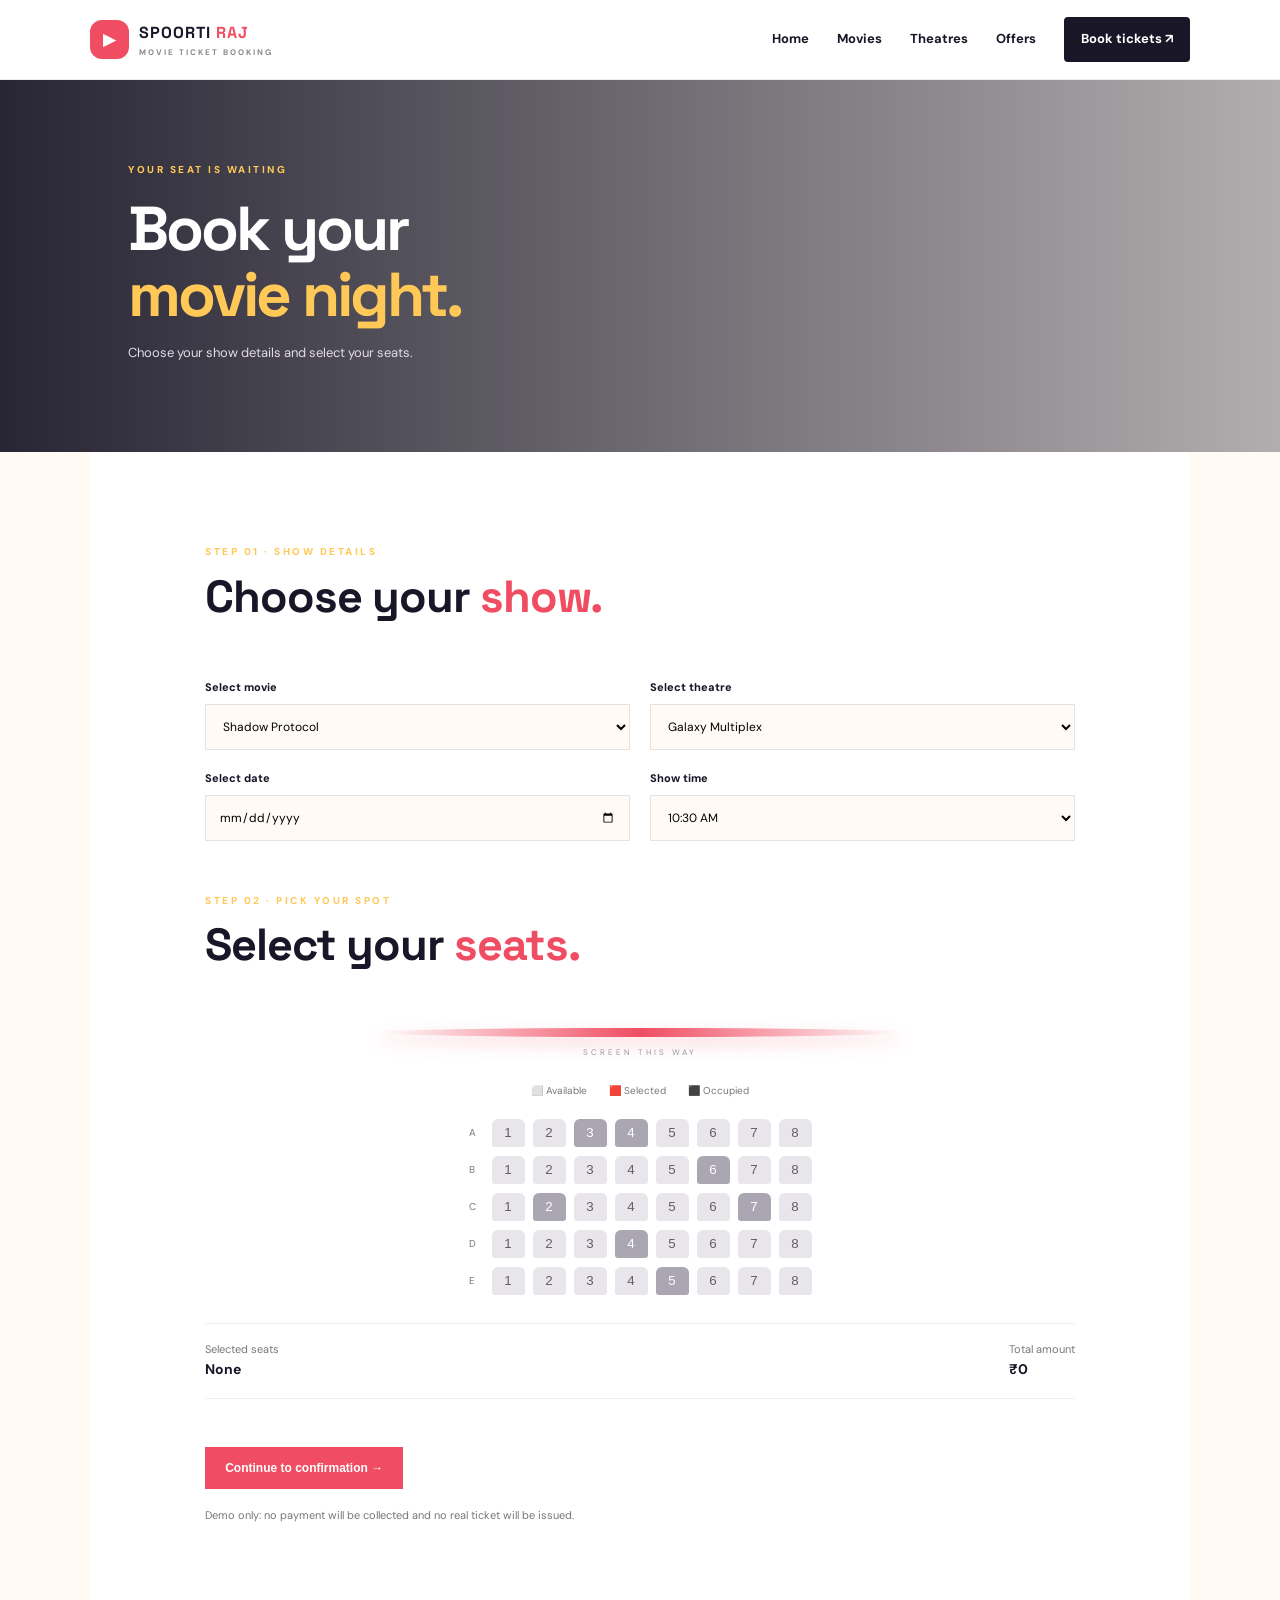
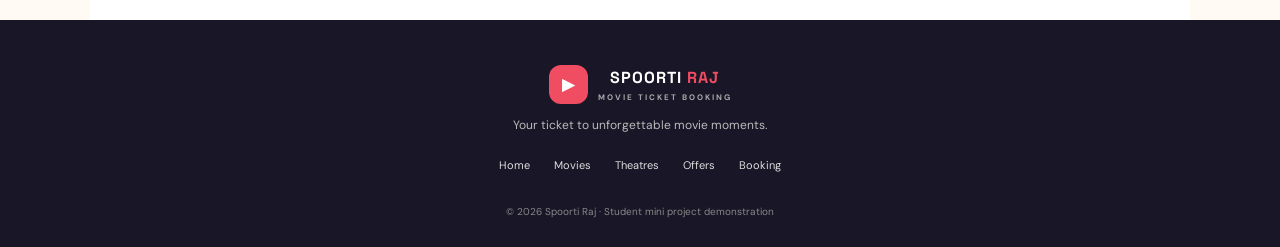
<file: booking.html>
<!DOCTYPE html><html lang="en"><head><meta charset="UTF-8"><meta name="viewport" content="width=device-width, initial-scale=1.0"><title>Book Tickets | Spoorti Raj</title><link href="https://fonts.googleapis.com/css2?family=DM+Sans:wght@400;500;600;700;800&family=Space+Grotesk:wght@500;600;700&display=swap" rel="stylesheet"><link rel="stylesheet" href="css/style.css"></head><body><header class="header"><a class="logo" href="index.html"><b>▶</b><span>SPOORTI <span>RAJ</span><small>MOVIE TICKET BOOKING</small></span></a><button class="menu-toggle">☰</button><nav><a href="index.html">Home</a><a href="movies.html">Movies</a><a href="theatres.html">Theatres</a><a href="offers.html">Offers</a><a class="nav-btn" href="booking.html">Book tickets ↗</a></nav></header><main><section class="pagehero" style="--hero:url('https://images.unsplash.com/photo-1514306191717-452ec28c7814?auto=format&fit=crop&w=1000&q=85')"><small>YOUR SEAT IS WAITING</small><h1>Book your<br><em>movie night.</em></h1><p>Choose your show details and select your seats.</p></section><section class="section booking"><div class="section-head"><div><small>STEP 01 · SHOW DETAILS</small><h2>Choose your <em>show.</em></h2></div></div><div class="formgrid"><div><label for="movie">Select movie</label><select id="movie"><option>Shadow Protocol</option><option>Beyond The Stars</option><option>The Last Signal</option><option>Weekend Wala Fun</option><option>Into The Wild</option><option>Orbit 2099</option></select></div><div><label for="theatre">Select theatre</label><select id="theatre"><option>Galaxy Multiplex</option><option>City Centre Cinemas</option><option>Royal Screen</option></select></div><div><label for="date">Select date</label><input type="date" id="date"></div><div><label for="time">Show time</label><select id="time"><option>10:30 AM</option><option>1:45 PM</option><option>6:30 PM</option><option>9:45 PM</option></select></div></div><div class="section-head seathead"><div><small>STEP 02 · PICK YOUR SPOT</small><h2>Select your <em>seats.</em></h2></div></div><div class="screenwrap"><div class="screen"></div><small>SCREEN THIS WAY</small></div><div class="legend"><span>⬜ Available</span><span>🟥 Selected</span><span>⬛ Occupied</span></div><div class="seatmap" id="seat-map"></div><div class="summary"><div>Selected seats<strong id="selected-seats">None</strong></div><div>Total amount<strong id="total-price">₹0</strong></div></div><button class="btn" id="confirm-booking">Continue to confirmation →</button><p class="note" id="booking-message">Demo only: no payment will be collected and no real ticket will be issued.</p></section></main><footer><a class="logo" href="index.html"><b>▶</b><span>SPOORTI <span>RAJ</span><small>MOVIE TICKET BOOKING</small></span></a><p>Your ticket to unforgettable movie moments.</p><div><a href="index.html">Home</a><a href="movies.html">Movies</a><a href="theatres.html">Theatres</a><a href="offers.html">Offers</a><a href="booking.html">Booking</a></div><small>© 2026 Spoorti Raj · Student mini project demonstration</small></footer><script src="js/main.js"></script></body></html>
</file>
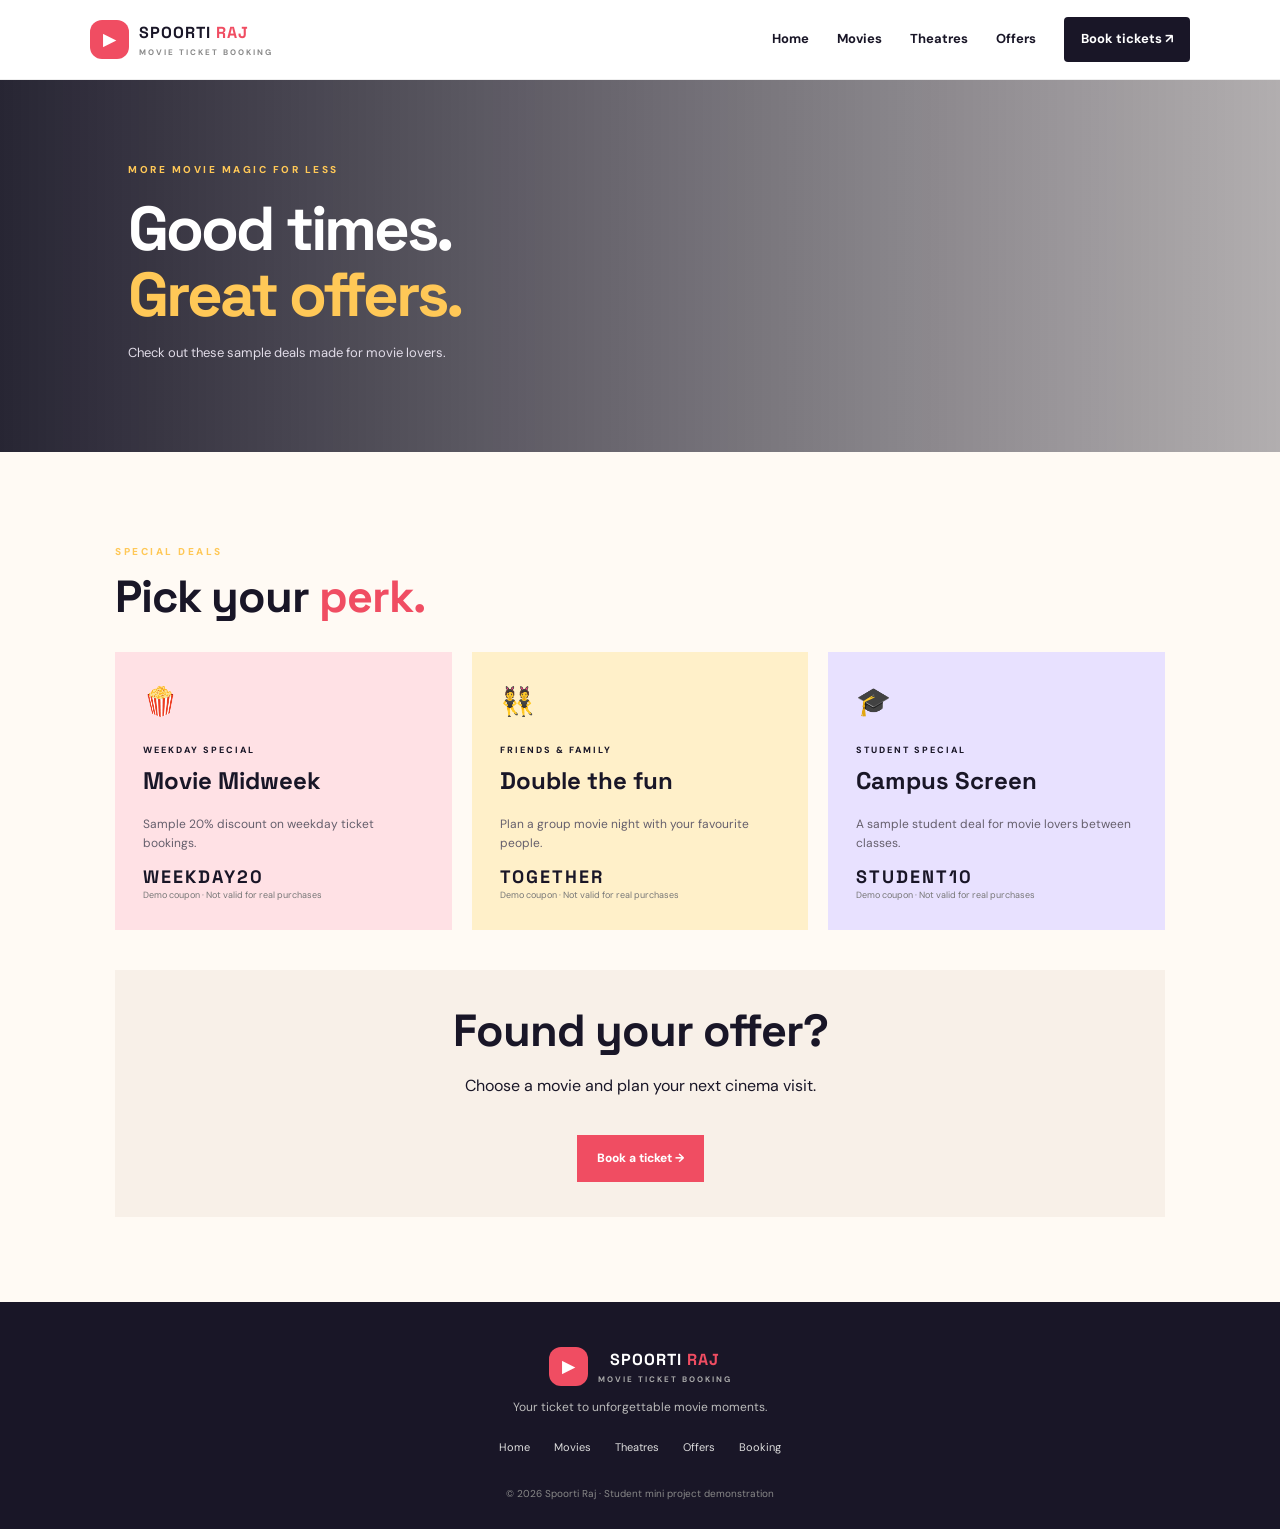
<file: offers.html>
<!DOCTYPE html><html lang="en"><head><meta charset="UTF-8"><meta name="viewport" content="width=device-width, initial-scale=1.0"><title>Offers | Spoorti Raj</title><link href="https://fonts.googleapis.com/css2?family=DM+Sans:wght@400;500;600;700;800&family=Space+Grotesk:wght@500;600;700&display=swap" rel="stylesheet"><link rel="stylesheet" href="css/style.css"></head><body><header class="header"><a class="logo" href="index.html"><b>▶</b><span>SPOORTI <span>RAJ</span><small>MOVIE TICKET BOOKING</small></span></a><button class="menu-toggle">☰</button><nav><a href="index.html">Home</a><a href="movies.html">Movies</a><a href="theatres.html">Theatres</a><a href="offers.html">Offers</a><a class="nav-btn" href="booking.html">Book tickets ↗</a></nav></header><main><section class="pagehero" style="--hero:url('https://images.unsplash.com/photo-1514306191717-452ec28c7814?auto=format&fit=crop&w=1000&q=85')"><small>MORE MOVIE MAGIC FOR LESS</small><h1>Good times.<br><em>Great offers.</em></h1><p>Check out these sample deals made for movie lovers.</p></section><section class="section"><small>SPECIAL DEALS</small><h2>Pick your <em>perk.</em></h2><div class="offers"><article><b>🍿</b><small>WEEKDAY SPECIAL</small><h3>Movie Midweek</h3><p>Sample 20% discount on weekday ticket bookings.</p><strong>WEEKDAY20</strong><label>Demo coupon · Not valid for real purchases</label></article><article><b>👯</b><small>FRIENDS & FAMILY</small><h3>Double the fun</h3><p>Plan a group movie night with your favourite people.</p><strong>TOGETHER</strong><label>Demo coupon · Not valid for real purchases</label></article><article><b>🎓</b><small>STUDENT SPECIAL</small><h3>Campus Screen</h3><p>A sample student deal for movie lovers between classes.</p><strong>STUDENT10</strong><label>Demo coupon · Not valid for real purchases</label></article></div><div class="offer-cta"><h2>Found your offer?</h2><p>Choose a movie and plan your next cinema visit.</p><a class="btn" href="booking.html">Book a ticket →</a></div></section></main><footer><a class="logo" href="index.html"><b>▶</b><span>SPOORTI <span>RAJ</span><small>MOVIE TICKET BOOKING</small></span></a><p>Your ticket to unforgettable movie moments.</p><div><a href="index.html">Home</a><a href="movies.html">Movies</a><a href="theatres.html">Theatres</a><a href="offers.html">Offers</a><a href="booking.html">Booking</a></div><small>© 2026 Spoorti Raj · Student mini project demonstration</small></footer><script src="js/main.js"></script></body></html>
</file>
<file: css/style.css>
*{box-sizing:border-box}body{margin:0;background:#fffaf4;color:#191627;font-family:'DM Sans',sans-serif;line-height:1.6}a{color:inherit;text-decoration:none}.header{height:80px;padding:0 7%;display:flex;align-items:center;justify-content:space-between;background:#fff;position:sticky;top:0;z-index:5;border-bottom:1px solid #eee}.logo{display:flex;align-items:center;gap:10px;font:800 16px 'Space Grotesk';letter-spacing:1px}.logo>b{background:#f04d62;color:white;border-radius:12px;width:39px;height:39px;display:grid;place-items:center}.logo span span{color:#f04d62}.logo small{display:block;font:700 8px 'DM Sans';letter-spacing:2px;color:#888;margin-top:4px}.header nav{display:flex;align-items:center;gap:28px;font-size:13px;font-weight:700}.nav-btn{background:#191627;color:white;padding:12px 17px;border-radius:4px}.menu-toggle{display:none}.hero,.pagehero{position:relative;color:white;background:linear-gradient(90deg,#171525ed,#17152555),var(--hero) center/cover}.hero{min-height:630px;padding:85px 10%;display:flex;align-items:center}.hero-content{max-width:660px}.hero label,.pagehero>small,.section>small,.section-head small,.feature small{font-size:10px;letter-spacing:2.5px;font-weight:800;color:#ffc857}.hero h1,.pagehero h1{font:700 clamp(48px,7vw,80px)/1.07 'Space Grotesk';letter-spacing:-3px;margin:22px 0}.hero em,.pagehero em,.section h2 em,.feature em{color:#ffc857;font-style:normal}.hero p,.pagehero p{max-width:470px;color:#e1dce8;font-size:14px}.btn{display:inline-block;background:#f04d62;color:white;padding:14px 20px;font-size:12px;font-weight:800;border:0;cursor:pointer;margin-top:20px}.plain{font-size:12px;font-weight:700;margin-left:22px;border-bottom:1px solid #ffc857;padding-bottom:5px}.hero-foot{font-size:9px;letter-spacing:1px;margin-top:70px;color:#ddd}.stamp{position:absolute;right:12%;bottom:15%;background:#ffc857;color:#191627;width:110px;height:110px;border-radius:50%;display:grid;place-content:center;text-align:center;font-weight:900;line-height:1.2;transform:rotate(10deg)}.section{padding:85px 9%}.section-head{display:flex;align-items:end;justify-content:space-between;margin-bottom:32px}.section h2{font:700 clamp(32px,4vw,45px)/1.15 'Space Grotesk';margin:8px 0 25px;letter-spacing:-1px}.section h2 em{color:#f04d62}.section-head>a{font-size:12px;font-weight:800;border-bottom:1px solid #f04d62;padding-bottom:5px}.section-head p,.note{font-size:11px;color:#777}.cards{display:grid;grid-template-columns:repeat(3,1fr);gap:22px}.movie{background:white;box-shadow:0 10px 30px #211b3010;overflow:hidden;transition:.2s}.movie:hover{transform:translateY(-5px)}.movie img{width:100%;height:210px;object-fit:cover;display:block}.movie>div{padding:19px 21px 23px}.movie i{font-style:normal;font-size:8px;letter-spacing:1.5px;font-weight:800;color:#d93b52;background:#ffe7e9;padding:5px 8px}.movie h3{font:700 21px 'Space Grotesk';margin:10px 0 2px}.movie p{font-size:11px;color:#777;margin:0 0 17px}.movie a{font-size:11px;color:#f04d62;font-weight:800;border-bottom:1px solid #f5a0aa;padding-bottom:4px}.feature{background:#242039;color:white;padding:65px 9%;display:grid;grid-template-columns:1fr 1fr;gap:8%;align-items:center}.feature h2{font:700 45px/1.1 'Space Grotesk';margin:12px 0}.feature p{font-size:13px;color:#c7c2d1;max-width:400px}.feature img{width:100%;height:280px;object-fit:cover}.lightbtn{background:white;color:#191627}.perks{display:grid;grid-template-columns:repeat(3,1fr);gap:20px;margin-top:30px}.perks article{background:#fff1e7;padding:25px;border-bottom:3px solid #f04d62}.perks article:nth-child(2){border-color:#ffc857}.perks article:nth-child(3){border-color:#7762d8}.perks b{color:#f04d62}.perks h3{font:700 21px 'Space Grotesk';margin:10px 0}.perks p{font-size:12px;color:#777}.pagehero{min-height:340px;padding:75px 10%}.pagehero h1{font-size:62px;margin:15px 0}.pagehero p{font-size:13px}.booking{background:white;max-width:1100px;margin:auto}.formgrid{display:grid;grid-template-columns:1fr 1fr;gap:20px}.formgrid label{display:block;font-size:11px;font-weight:800;margin-bottom:7px}.formgrid select,.formgrid input{width:100%;padding:13px;border:1px solid #e8e2df;background:#fffaf5;font:12px 'DM Sans'}.seathead{margin-top:45px}.screenwrap{max-width:530px;margin:20px auto;text-align:center}.screen{height:9px;border-radius:50%;background:linear-gradient(90deg,transparent,#f04d62,transparent);box-shadow:0 7px 16px #f04d6240}.screenwrap small{font-size:8px;letter-spacing:3px;color:#999}.legend{display:flex;justify-content:center;gap:22px;font-size:10px;color:#777;margin:20px}.seatmap{display:flex;flex-direction:column;align-items:center;gap:9px}.seatrow{display:flex;gap:8px;align-items:center}.rowlabel{width:15px;font-size:10px;color:#777}.seat{width:33px;height:28px;border:0;border-radius:6px 6px 3px 3px;background:#e8e5eb;color:#625e6d;cursor:pointer}.seat.selected{background:#f04d62;color:white}.seat.occupied{background:#aaa6b2;color:white;cursor:not-allowed}.summary{display:flex;justify-content:space-between;border-block:1px solid #eee;padding:17px 0;margin:28px 0}.summary div{font-size:11px;color:#777}.summary strong{display:block;color:#191627;font-size:14px}.offers{display:grid;grid-template-columns:repeat(3,1fr);gap:20px;margin-top:30px}.offers article{padding:28px;min-height:270px;display:flex;flex-direction:column;background:#ffe1e5}.offers article:nth-child(2){background:#fff0c9}.offers article:nth-child(3){background:#e8e1ff}.offers article>b{font-size:28px}.offers article small{font-size:9px;letter-spacing:2px;font-weight:800;margin-top:18px}.offers h3{font:700 24px 'Space Grotesk';margin:7px 0}.offers p{font-size:12px;color:#655f6c}.offers strong{margin-top:auto;font:700 18px 'Space Grotesk';letter-spacing:2px}.offers label{font-size:9px;color:#777}.offer-cta{text-align:center;background:#f8f0e8;padding:35px;margin-top:40px}.offer-cta h2{margin:0}.note{margin-top:18px;line-height:1.6}.alert{color:#e43f55}footer{background:#191627;color:white;text-align:center;padding:45px 20px 25px}footer .logo{justify-content:center}footer .logo small{color:#aaa}footer p{font-size:12px;color:#bbb}footer div{display:flex;justify-content:center;gap:24px;margin:22px 0;font-size:11px;color:#ddd}footer>small{font-size:10px;color:#888}@media(max-width:800px){.header{height:70px;padding:0 5%}.menu-toggle{display:block;border:0;background:none;font-size:24px}.header nav{display:none;position:absolute;top:70px;left:0;right:0;background:white;padding:20px 7%;flex-direction:column;align-items:stretch}.header nav.open{display:flex}.nav-btn{text-align:center}.hero{padding:70px 7%;min-height:570px}.stamp{right:6%;bottom:6%;width:85px;height:85px;font-size:12px}.section{padding:65px 7%}.cards,.offers{grid-template-columns:1fr 1fr}.feature{grid-template-columns:1fr;padding:55px 7%}.perks{grid-template-columns:1fr}.pagehero{padding:65px 7%}.pagehero h1{font-size:52px}.section-head{align-items:flex-start;flex-direction:column;gap:10px}}@media(max-width:520px){.hero h1{font-size:48px}.stamp{display:none}.hero-foot{font-size:8px;line-height:2}.cards,.offers,.formgrid{grid-template-columns:1fr}.movie img{height:200px}.pagehero h1{font-size:46px}.seatrow{gap:5px}.seat{width:28px;height:26px}.legend{gap:10px;font-size:9px}footer div{gap:13px;flex-wrap:wrap}}
</file>
